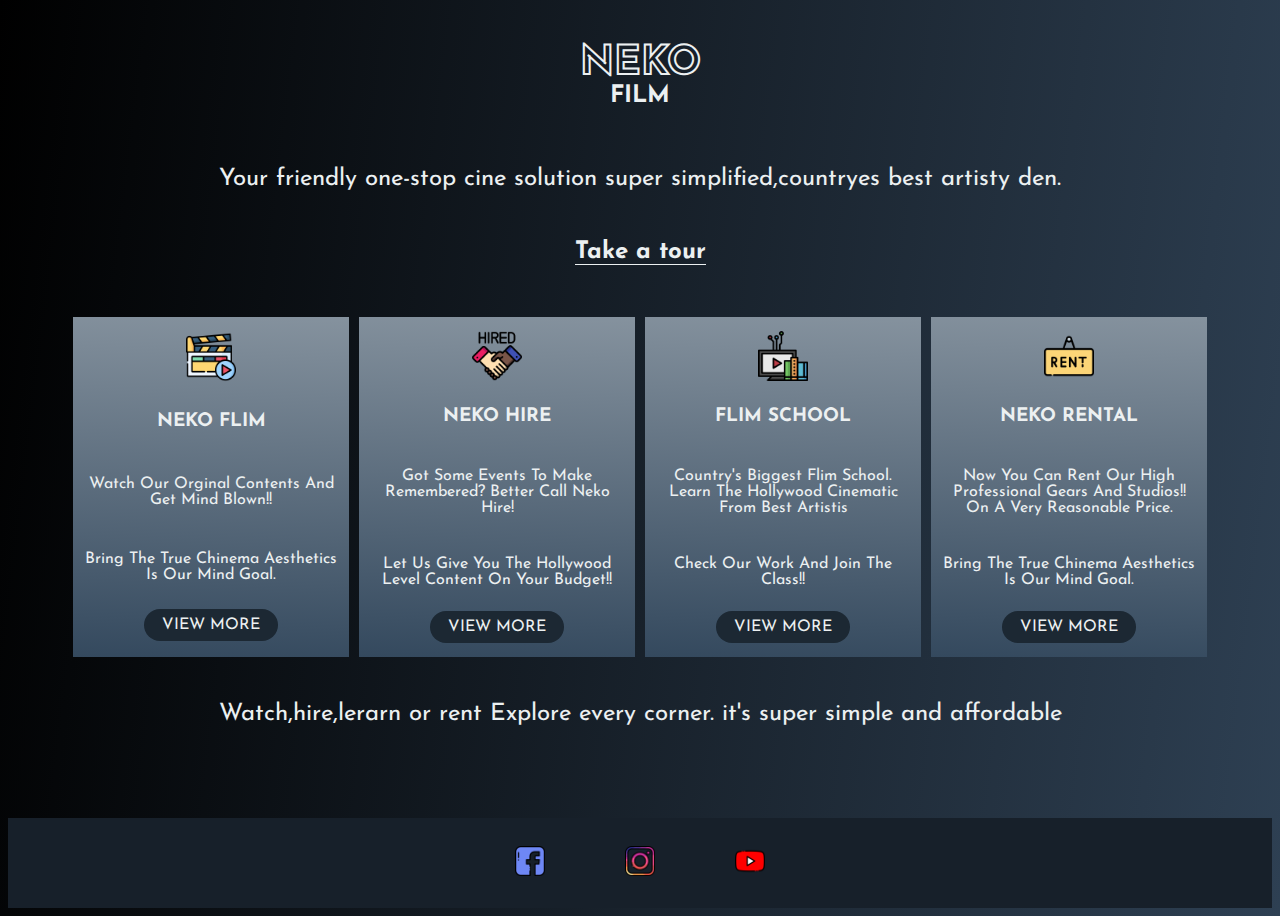
<file: index.html>
<!DOCTYPE html>
<html lang="en">
  <head>
    <!-- Required meta tags -->
    <meta charset="utf-8" />
    <meta name="viewport" content="width=device-width, initial-scale=1" />

    <!-- Bootstrap CSS -->
    <link
      href="https://fonts.googleapis.com/css2?family=Josefin+Sans:wght@100;200;300;400;500;600;700&display=swap"
      rel="stylesheet"
    />
    <link
      href="https://cdn.jsdelivr.net/npm/bootstrap@5.1.3/dist/css/bootstrap.min.css"
      rel="stylesheet"
      integrity="sha384-1BmE4kWBq78iYhFldvKuhfTAU6auU8tT94WrHftjDbrCEXSU1oBoqyl2QvZ6jIW3"
      crossorigin="anonymous"
    />
    <link rel="stylesheet" href="sass/main.css" />
    <link
      rel="shortcut icon"
      href="imgs/icons/neko-icon.png"
      type="image/x-icon"
    />
    <title>Neko Flim</title>
  </head>
  <body class="container-fluid body1">
    <section class="s1 row">
      <header class="header col-md-12">
        <h1 class="header-main">Neko</h1>
        <h2 class="header-sub">Film</h2>
      </header>
      <section class="mid col-md-12">
        <p class="mid-text">
          Your friendly one-stop cine solution super simplified,countryes best
          artisty den.
        </p>
        <div class="box">
          <h2 class="box-header">Take a tour</h2>
          <ul class="box-list">
            <li class="box-list-item">
              <div class="card">
                <img
                  src="imgs/icons/clapperboard.png"
                  class="card-img-top"
                  alt="Sunset Over the Sea"
                />
                <h3 class="card-head">
                  Neko Flim
                </h3>
                <p class="card-text">
                  Watch our orginal contents and get mind blown!!
                </p>
                <p class="card-text">
                  Bring the True Chinema aesthetics is our mind goal.
                </p>
                <a href="sub_channels\neko_film.html" class="card-btn">VIEW MORE</a>
              </div>
              <div class="card">
                <img
                  src="imgs/icons/hired.png"
                  class="card-img-top"
                  alt="Sunset Over the Sea"
                />
                <h3 class="card-head">
                  neko hire
                </h3>
                <p class="card-text">
                  got some events to make remembered? better call neko hire!
                </p>
                <p class="card-text">
                  let us give you the hollywood level content on your budget!! 
                </p>
                <a href="sub_channels\hire.html" class="card-btn">VIEW MORE</a>
              </div>
            </li>
            <li class="box-list-item">
              <div class="card">
                <img
                  src="imgs/icons/desktop.png"
                  class="card-img-top"
                  alt="Sunset Over the Sea"
                />
                <h3 class="card-head">
                  Flim school
                </h3>
                <p class="card-text">
                  Country's biggest flim school. learn the hollywood cinematic from best artistis
                </p>
                <p class="card-text">
                 check our work and join the class!!
                </p>
                <a href="sub_channels\school.html" class="card-btn">VIEW MORE</a>
              </div>
              <div class="card">
                <img
                  src="imgs/icons/real-estate.png"
                  class="card-img-top"
                  alt="Sunset Over the Sea"
                />
                <h3 class="card-head">
                  Neko rental
                </h3>
                <p class="card-text">
                  now you can rent our high professional gears and studios!! on a very reasonable price.
                </p>
                <p class="card-text">
                  Bring the True Chinema aesthetics is our mind goal.
                </p>
                <a href="" class="card-btn">VIEW MORE</a>
              </div>
            </li>
          </ul>
        </div>
        <p class="mid-text">
          Watch,hire,lerarn or rent Explore every corner. it's super simple and
          affordable
        </p>
      </section>
      <footer class="footer">
        <ul class="footer-list">
          <li class="footer-list-item">
            <a href="">
              <img src="imgs/icons/facebook.png" alt="" class="footer-img">
            </a>
          </li>
          <li class="footer-list-item">
            <a href="">
              <img src="imgs/icons/instagram.png" alt="" class="footer-img">
            </a>
          </li>
          <li class="footer-list-item">
            <a href="">
              <img src="imgs/icons/youtube.png" alt="" class="footer-img">
            </a>
          </li>
        </ul>
      </footer>
    </section>
    <!-- Optional JavaScript; choose one of the two! -->
    <!-- Option 1: Bootstrap Bundle with Popper -->
    <script
      src="https://cdn.jsdelivr.net/npm/bootstrap@5.1.3/dist/js/bootstrap.bundle.min.js"
      integrity="sha384-ka7Sk0Gln4gmtz2MlQnikT1wXgYsOg+OMhuP+IlRH9sENBO0LRn5q+8nbTov4+1p"
      crossorigin="anonymous"
    ></script>
  </body>
</html>
</file>
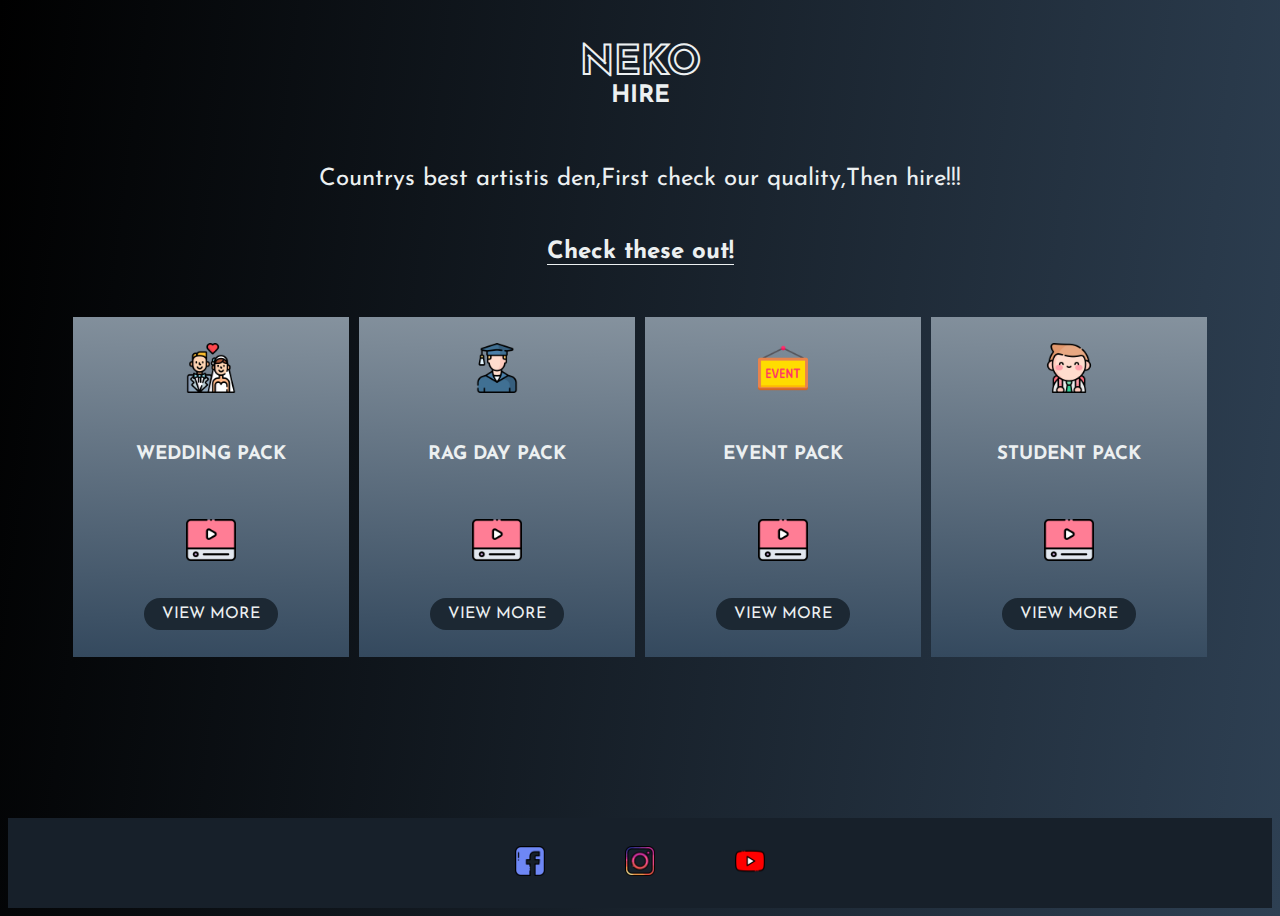
<file: sub_channels/hire.html>
<!DOCTYPE html>
<html lang="en">
  <head>
    <!-- Required meta tags -->
    <meta charset="utf-8" />
    <meta name="viewport" content="width=device-width, initial-scale=1" />

    <!-- Bootstrap CSS -->
    <link
      href="https://fonts.googleapis.com/css2?family=Josefin+Sans:wght@100;200;300;400;500;600;700&display=swap"
      rel="stylesheet"
    />
    <link
      href="https://cdn.jsdelivr.net/npm/bootstrap@5.1.3/dist/css/bootstrap.min.css"
      rel="stylesheet"
      integrity="sha384-1BmE4kWBq78iYhFldvKuhfTAU6auU8tT94WrHftjDbrCEXSU1oBoqyl2QvZ6jIW3"
      crossorigin="anonymous"
    />
    <link rel="stylesheet" href="../sass/main.css" />
    <link
      rel="shortcut icon"
      href="../imgs/icons/neko-icon.png"
      type="image/x-icon"
    />
    <title>Neko Hire</title>
  </head>
  <body class="container-fluid body1">
    <section class="s1 row">
      <header class="header col-md-12">
        <h1 class="header-main">Neko</h1>
        <h2 class="header-sub">hire</h2>
      </header>
      <section class="mid col-md-12">
        <p class="mid-text">
          Countrys best artistis den,First check our quality,Then hire!!!
        </p>
        <div class="box">
          <h2 class="box-header">Check these out!</h2>
          <ul class="box-list">
            <li class="box-list-item">
              <div class="card">
                <img
                  src="../imgs/icons/wedding.png"
                  class="card-img-top"
                  alt="Sunset Over the Sea"
                />
                <h3 class="card-head">Wedding pack</h3>
                <img
                  src="../imgs/icons/video (1).png"
                  class="card-img-top"
                  alt="Sunset Over the Sea"
                />
                <a href="" class="card-btn">VIEW MORE</a>
              </div>
              <div class="card">
                <img
                  src="../imgs/icons/graduated.png"
                  class="card-img-top"
                  alt="Sunset Over the Sea"
                />
                <h3 class="card-head">rag day pack</h3>
                <img
                  src="../imgs/icons/video (1).png"
                  class="card-img-top"
                  alt="Sunset Over the Sea"
                />
                <a href="" class="card-btn">VIEW MORE</a>
              </div>
            </li>
            <li class="box-list-item">
              <div class="card">
                <img
                  src="../imgs/icons/event.png"
                  class="card-img-top"
                  alt="Sunset Over the Sea"
                />
                <h3 class="card-head">event pack</h3>
                <img
                  src="../imgs/icons/video (1).png"
                  class="card-img-top"
                  alt="Sunset Over the Sea"
                />
                <a href="" class="card-btn"
                  >VIEW MORE</a
                >
              </div>
              <div class="card">
                <img
                  src="../imgs/icons/student.png"
                  class="card-img-top"
                  alt="Sunset Over the Sea"
                />
                <h3 class="card-head">student pack</h3>
                <img
                  src="../imgs/icons/video (1).png"
                  class="card-img-top"
                  alt="Sunset Over the Sea"
                />
                <a href="" class="card-btn"
                  >VIEW MORE</a
                >
              </div>
            </li>
          </ul>
        </div>
        <p class="mid-text"></p>
      </section>
      <footer class="footer">
        <ul class="footer-list">
          <li class="footer-list-item">
            <a href="">
              <img src="../imgs/icons/facebook.png" alt="" class="footer-img" />
            </a>
          </li>
          <li class="footer-list-item">
            <a href="">
              <img
                src="../imgs/icons/instagram.png"
                alt=""
                class="footer-img"
              />
            </a>
          </li>
          <li class="footer-list-item">
            <a href="">
              <img src="../imgs/icons/youtube.png" alt="" class="footer-img" />
            </a>
          </li>
        </ul>
      </footer>
    </section>
    <!-- Optional JavaScript; choose one of the two! -->
    <!-- Option 1: Bootstrap Bundle with Popper -->
    <script
      src="https://cdn.jsdelivr.net/npm/bootstrap@5.1.3/dist/js/bootstrap.bundle.min.js"
      integrity="sha384-ka7Sk0Gln4gmtz2MlQnikT1wXgYsOg+OMhuP+IlRH9sENBO0LRn5q+8nbTov4+1p"
      crossorigin="anonymous"
    ></script>
  </body>
</html>
</file>
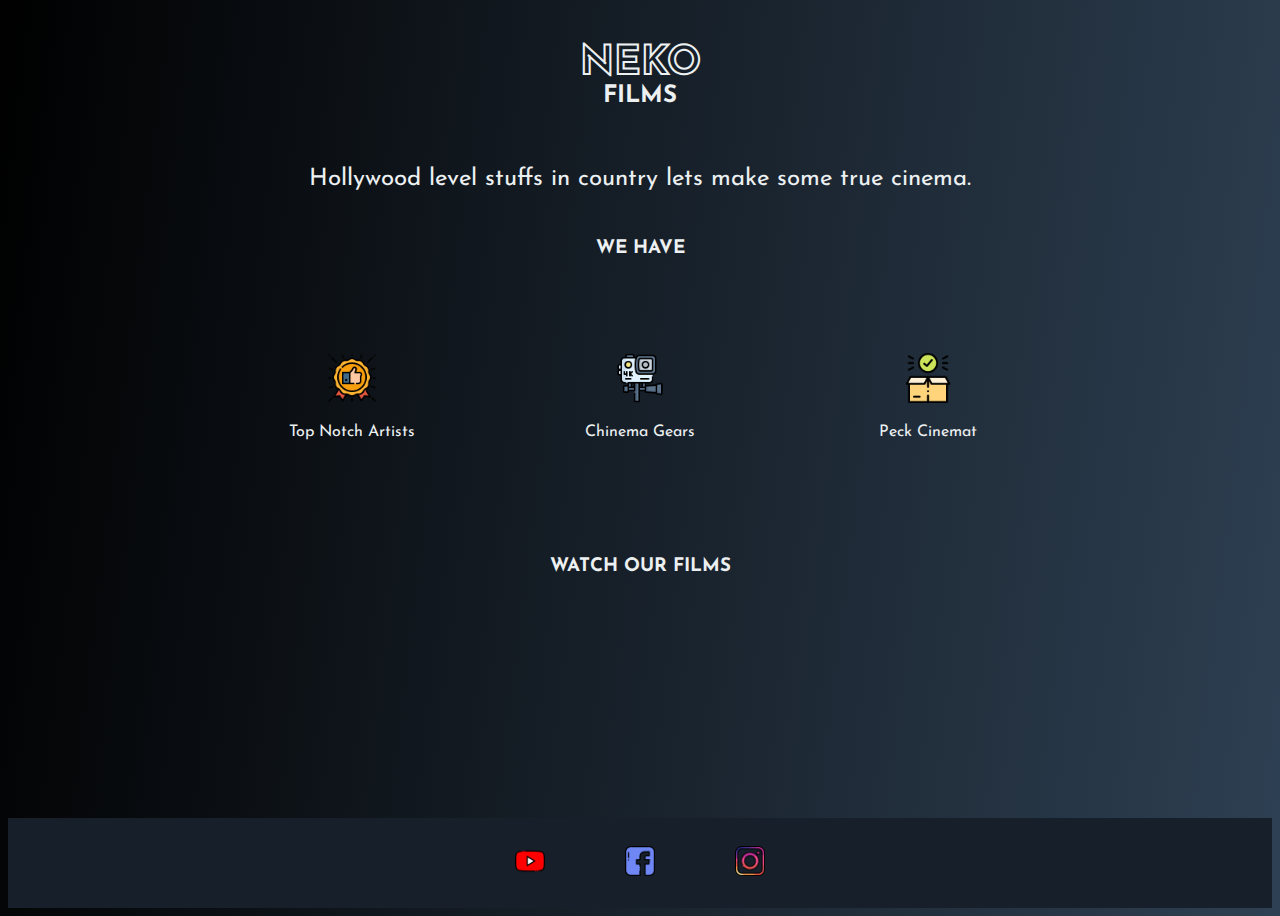
<file: sub_channels/neko_film.html>
<!DOCTYPE html>
<html lang="en">
  <head>
    <!-- Required meta tags -->
    <meta charset="utf-8" />
    <meta name="viewport" content="width=device-width, initial-scale=1" />

    <!-- Bootstrap CSS -->
    <link
      href="https://fonts.googleapis.com/css2?family=Josefin+Sans:wght@100;200;300;400;500;600;700&display=swap"
      rel="stylesheet"
    />
    <link
      href="https://cdn.jsdelivr.net/npm/bootstrap@5.1.3/dist/css/bootstrap.min.css"
      rel="stylesheet"
      integrity="sha384-1BmE4kWBq78iYhFldvKuhfTAU6auU8tT94WrHftjDbrCEXSU1oBoqyl2QvZ6jIW3"
      crossorigin="anonymous"
    />
    <link rel="stylesheet" href="../sass/main.css" />
    <link
      rel="shortcut icon"
      href="../imgs/icons/neko-icon.png"
      type="image/x-icon"
    />
    <title>Neko Flims</title>
  </head>
  <body class="container-fluid body1">
    <section class="s1 row">
      <header class="header col-md-12">
        <h1 class="header-main">Neko</h1>
        <h2 class="header-sub">Films</h2>
      </header>
      <section class="mid col-md-12">
        <p class="mid-text">
          Hollywood level stuffs in country lets make some true cinema.
        </p>
        <div class="mid-service">
          <h3 class="mid-service-header">WE have</h3>
          <ul class="mid-service-list">
            <li class="mid-service-list-item">
              <img
                src="../imgs/icons/best-seller.png"
                alt=""
                class="card-img-top"
              />
              <p class="card-text">Top notch artists</p>
            </li>
            <li class="mid-service-list-item">
              <img
                src="../imgs/icons/action-camera.png"
                alt=""
                class="card-img-top"
              />
              <p class="card-text">chinema gears</p>
            </li>
            <li class="mid-service-list-item">
              <img
                src="../imgs/icons/delivery-box.png"
                alt=""
                class="card-img-top"
              />
              <p class="card-text">peck cinemat</p>
            </li>
          </ul>
        </div>
        <div class="mid-flim">
          <h3 class="mid-service-header">watch our films</h3>
          <ul class="mid-flim-list">
            <li class="mid-flim-list-item">
              <iframe
                class="flim-video"
                src="https://www.youtube.com/embed/hS15ZuRJc50"
                title="YouTube video player"
                frameborder="0"
                allow="accelerometer; autoplay; clipboard-write; encrypted-media; gyroscope; picture-in-picture"
                allowfullscreen
              ></iframe>
            </li>
            <li class="mid-flim-list-item">
              <iframe
                class="flim-video"
                src="https://www.youtube.com/embed/uKZXJP9aINg"
                title="YouTube video player"
                frameborder="0"
                allow="accelerometer; autoplay; clipboard-write; encrypted-media; gyroscope; picture-in-picture"
                allowfullscreen
              ></iframe>
            </li>
          </ul>
        </div>
      </section>
      <footer class="footer">
        <ul class="footer-list">
          <li class="footer-list-item">
            <a href="">
              <img src="../imgs/icons/youtube.png" alt="" class="footer-img">
            </a>
          </li>
          <li class="footer-list-item">
            <a href="">
              <img src="../imgs/icons/facebook.png" alt="" class="footer-img">
            </a>
          </li>
          <li class="footer-list-item">
            <a href="">
              <img src="../imgs/icons/instagram.png" alt="" class="footer-img">
            </a>
          </li>
        </ul>
      </footer>
    </section>
    <!-- Optional JavaScript; choose one of the two! -->
    <!-- Option 1: Bootstrap Bundle with Popper -->
    <script
      src="https://cdn.jsdelivr.net/npm/bootstrap@5.1.3/dist/js/bootstrap.bundle.min.js"
      integrity="sha384-ka7Sk0Gln4gmtz2MlQnikT1wXgYsOg+OMhuP+IlRH9sENBO0LRn5q+8nbTov4+1p"
      crossorigin="anonymous"
    ></script>
  </body>
</html>
</file>
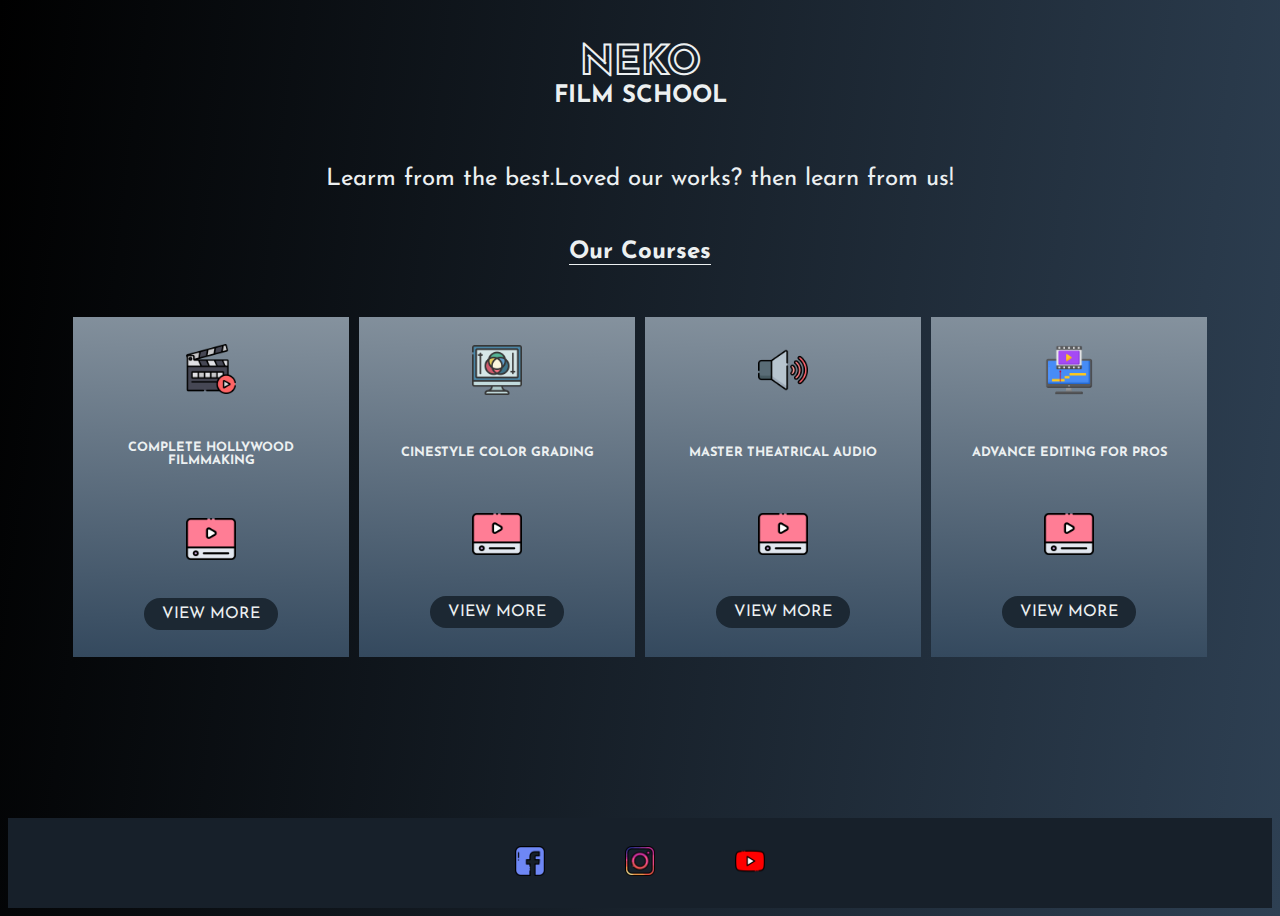
<file: sub_channels/school.html>
<!DOCTYPE html>
<html lang="en">
  <head>
    <!-- Required meta tags -->
    <meta charset="utf-8" />
    <meta name="viewport" content="width=device-width, initial-scale=1" />

    <!-- Bootstrap CSS -->
    <link
      href="https://fonts.googleapis.com/css2?family=Josefin+Sans:wght@100;200;300;400;500;600;700&display=swap"
      rel="stylesheet"
    />
    <link
      href="https://cdn.jsdelivr.net/npm/bootstrap@5.1.3/dist/css/bootstrap.min.css"
      rel="stylesheet"
      integrity="sha384-1BmE4kWBq78iYhFldvKuhfTAU6auU8tT94WrHftjDbrCEXSU1oBoqyl2QvZ6jIW3"
      crossorigin="anonymous"
    />
    <link rel="stylesheet" href="../sass/main.css" />
    <link
      rel="shortcut icon"
      href="../imgs/icons/neko-icon.png"
      type="image/x-icon"
    />
    <title>Neko Flim School</title>
  </head>
  <body class="container-fluid body1">
    <section class="s1 row">
      <header class="header col-md-12">
        <h1 class="header-main">Neko</h1>
        <h2 class="header-sub">film school</h2>
      </header>
      <section class="mid col-md-12">
        <p class="mid-text">
          Learm from the best.Loved our works? then learn from us! 
        </p>
        <div class="box">
          <h2 class="box-header">Our Courses</h2>
          <ul class="box-list">
            <li class="box-list-item">
              <div class="card">
                <img
                  src="../imgs/icons/clapboard.png"
                  class="card-img-top"
                  alt="Sunset Over the Sea"
                />
                <h3 class="card-head head">Complete hollywood filmmaking</h3>
                <img
                  src="../imgs/icons/video (1).png"
                  class="card-img-top"
                  alt="Sunset Over the Sea"
                />
                <a href="" class="card-btn">VIEW MORE</a>
              </div>
              <div class="card">
                <img
                  src="../imgs/icons/color-guide.png"
                  class="card-img-top"
                  alt="Sunset Over the Sea"
                />
                <h3 class="card-head head">cinestyle color grading</h3>
                <img
                  src="../imgs/icons/video (1).png"
                  class="card-img-top"
                  alt="Sunset Over the Sea"
                />
                <a href="" class="card-btn">VIEW MORE</a>
              </div>
            </li>
            <li class="box-list-item">
              <div class="card">
                <img
                  src="../imgs/icons/sound.png"
                  class="card-img-top"
                  alt="Sunset Over the Sea"
                />
                <h3 class="card-head head">Master Theatrical Audio</h3>
                <img
                  src="../imgs/icons/video (1).png"
                  class="card-img-top"
                  alt="Sunset Over the Sea"
                />
                <a href="" class="card-btn"
                  >VIEW MORE</a
                >
              </div>
              <div class="card">
                <img
                  src="../imgs/icons/montage.png"
                  class="card-img-top"
                  alt="Sunset Over the Sea"
                />
                <h3 class="card-head head">Advance Editing for pros</h3>
                <img
                  src="../imgs/icons/video (1).png"
                  class="card-img-top"
                  alt="Sunset Over the Sea"
                />
                <a href="" class="card-btn"
                  >VIEW MORE</a
                >
              </div>
            </li>
          </ul>
        </div>
        <p class="mid-text"></p>
      </section>
      <footer class="footer">
        <ul class="footer-list">
          <li class="footer-list-item">
            <a href="">
              <img src="../imgs/icons/facebook.png" alt="" class="footer-img" />
            </a>
          </li>
          <li class="footer-list-item">
            <a href="">
              <img
                src="../imgs/icons/instagram.png"
                alt=""
                class="footer-img"
              />
            </a>
          </li>
          <li class="footer-list-item">
            <a href="">
              <img src="../imgs/icons/youtube.png" alt="" class="footer-img" />
            </a>
          </li>
        </ul>
      </footer>
    </section>
    <!-- Optional JavaScript; choose one of the two! -->
    <!-- Option 1: Bootstrap Bundle with Popper -->
    <script
      src="https://cdn.jsdelivr.net/npm/bootstrap@5.1.3/dist/js/bootstrap.bundle.min.js"
      integrity="sha384-ka7Sk0Gln4gmtz2MlQnikT1wXgYsOg+OMhuP+IlRH9sENBO0LRn5q+8nbTov4+1p"
      crossorigin="anonymous"
    ></script>
  </body>
</html>
</file>
<file: sass/main.css>
*::before,
::after {
  margin: 0;
  padding: 0;
}

body {
  font-family: "Josefin Sans", sans-serif;
}

.body1 {
  background-image: linear-gradient(97deg, black 0%, #2e4053 100%);
  background-size: cover;
}

ul {
  padding-left: 0;
}

.header {
  width: 100%;
  display: -webkit-box;
  display: -ms-flexbox;
  display: flex;
  -webkit-box-align: center;
      -ms-flex-align: center;
          align-items: center;
  -webkit-box-pack: center;
      -ms-flex-pack: center;
          justify-content: center;
  -webkit-box-orient: vertical;
  -webkit-box-direction: normal;
      -ms-flex-direction: column;
          flex-direction: column;
  height: 15vh;
  -webkit-animation: slide-up 2.5s ease-in;
          animation: slide-up 2.5s ease-in;
  -webkit-transition: all .5s;
  transition: all .5s;
}

.header-main {
  font-size: 2.5rem;
  color: transparent;
  -webkit-text-stroke: 2px #ECF0F1;
  font-weight: 800;
  margin: 0;
  padding: 0;
  text-transform: uppercase;
  display: block;
}

.header-main::before {
  color: #ECF0F1;
  position: absolute;
  content: "NEKO";
  width: 0%;
  overflow: hidden;
  -webkit-animation: slide-right 5s linear infinite;
          animation: slide-right 5s linear infinite;
  -webkit-animation-delay: 1.5s;
          animation-delay: 1.5s;
}

.header-sub {
  margin: 0;
  padding: 0;
  color: #ECF0F1;
  text-transform: uppercase;
}

@-webkit-keyframes slide-up {
  0% {
    opacity: 0;
  }
  100% {
    top: 0;
  }
}

@keyframes slide-up {
  0% {
    opacity: 0;
  }
  100% {
    top: 0;
  }
}

@-webkit-keyframes slide-right {
  0% {
    width: 0%;
  }
  70% {
    width: 10%;
  }
}

@keyframes slide-right {
  0% {
    width: 0%;
  }
  70% {
    width: 10%;
  }
}

@media (max-width: 1024px) {
  @-webkit-keyframes slide-right {
    0% {
      width: 0%;
    }
    70% {
      width: 12%;
    }
  }
  @keyframes slide-right {
    0% {
      width: 0%;
    }
    70% {
      width: 12%;
    }
  }
}

@media (max-width: 1024px) and (max-width: 820px) {
  @-webkit-keyframes slide-right {
    0% {
      width: 0%;
    }
    70% {
      width: 14%;
    }
  }
  @keyframes slide-right {
    0% {
      width: 0%;
    }
    70% {
      width: 14%;
    }
  }
}

@media (max-width: 1024px) and (max-width: 540px) {
  @-webkit-keyframes slide-right {
    0% {
      width: 0%;
    }
    70% {
      width: 28%;
    }
  }
  @keyframes slide-right {
    0% {
      width: 0%;
    }
    70% {
      width: 28%;
    }
  }
}

@media (max-width: 1024px) and (max-width: 540px) and (max-width: 375px) {
  @-webkit-keyframes slide-right {
    0% {
      width: 0%;
    }
    70% {
      width: 34%;
    }
  }
  @keyframes slide-right {
    0% {
      width: 0%;
    }
    70% {
      width: 34%;
    }
  }
}

.mid {
  min-height: 75vh;
  display: -webkit-box;
  display: -ms-flexbox;
  display: flex;
  -webkit-box-orient: vertical;
  -webkit-box-direction: normal;
      -ms-flex-direction: column;
          flex-direction: column;
  -webkit-box-pack: start;
      -ms-flex-pack: start;
          justify-content: start;
  -webkit-box-align: center;
      -ms-flex-align: center;
          align-items: center;
  gap: 5px;
  -webkit-animation: visible1 5s ease;
          animation: visible1 5s ease;
}

.mid-text {
  text-align: center;
  color: #ECF0F1;
  font-size: 1.5rem;
}

.box {
  display: -webkit-box;
  display: -ms-flexbox;
  display: flex;
  -webkit-box-orient: vertical;
  -webkit-box-direction: normal;
      -ms-flex-direction: column;
          flex-direction: column;
  -webkit-box-align: center;
      -ms-flex-align: center;
          align-items: center;
  gap: 1rem;
}

.box-header {
  color: #ECF0F1;
  border-bottom: 1px solid #ECF0F1;
}

.box-list {
  display: -webkit-box;
  display: -ms-flexbox;
  display: flex;
  gap: 10px;
}

.box-list-item {
  display: -webkit-box;
  display: -ms-flexbox;
  display: flex;
  gap: 10px;
}

@media (max-width: 1024px) {
  .box-list {
    -webkit-box-orient: vertical;
    -webkit-box-direction: normal;
        -ms-flex-direction: column;
            flex-direction: column;
  }
}

@media (max-width: 1024px) and (max-width: 820px) {
  .mid-text {
    font-size: 0.8rem;
  }
  .box-list {
    -webkit-box-orient: vertical;
    -webkit-box-direction: normal;
        -ms-flex-direction: column;
            flex-direction: column;
  }
  .box-list-item {
    -webkit-box-orient: vertical;
    -webkit-box-direction: normal;
        -ms-flex-direction: column;
            flex-direction: column;
  }
}

@-webkit-keyframes visible1 {
  0% {
    opacity: 0;
  }
  100% {
    opacity: 1;
  }
}

@keyframes visible1 {
  0% {
    opacity: 0;
  }
  100% {
    opacity: 1;
  }
}

.card {
  width: 16rem;
  min-height: 20rem;
  -webkit-transition: all 0.2s ease-in-out;
  transition: all 0.2s ease-in-out;
  padding: 10px;
  background-image: linear-gradient(3deg, #34495e 0%, #85929e 100%);
  border: none;
  display: -webkit-box;
  display: -ms-flexbox;
  display: flex;
  -webkit-box-orient: vertical;
  -webkit-box-direction: normal;
      -ms-flex-direction: column;
          flex-direction: column;
  -ms-flex-pack: distribute;
      justify-content: space-around;
  -webkit-box-align: center;
      -ms-flex-align: center;
          align-items: center;
}

.card-img-top {
  width: 50px;
}

.card-btn {
  padding: 8px 2px;
  color: #ECF0F1;
  width: 130px;
  background-color: #1C2833;
  text-align: center;
  text-decoration: none;
  border-radius: 50px;
  -webkit-box-shadow: inset 0 0 0 0 #ECF0F1;
          box-shadow: inset 0 0 0 0 #ECF0F1;
  -webkit-transition: all .5s;
  transition: all .5s;
}

.card-btn:hover {
  color: #1C2833;
  -webkit-box-shadow: inset 130px 0 0 0 #ECF0F1;
          box-shadow: inset 130px 0 0 0 #ECF0F1;
  -webkit-transform: translateY(-5px);
          transform: translateY(-5px);
}

.card-btn:active {
  -webkit-transform: translateY(0px);
          transform: translateY(0px);
}

.card-head {
  color: #ECF0F1;
  text-transform: uppercase;
}

.card-text {
  color: #ECF0F1;
  text-transform: capitalize;
  text-align: center;
}

.footer {
  height: 10vh;
  background-color: #17202A;
  display: -webkit-box;
  display: -ms-flexbox;
  display: flex;
  -webkit-box-align: center;
      -ms-flex-align: center;
          align-items: center;
  -webkit-box-pack: center;
      -ms-flex-pack: center;
          justify-content: center;
  -webkit-transition: all .3s;
  transition: all .3s;
}

.footer-img {
  width: 30px;
}

.footer-img:hover {
  -webkit-transform: perspective(200px) translateZ(15px);
          transform: perspective(200px) translateZ(15px);
}

.footer-list {
  list-style: none;
  display: -webkit-box;
  display: -ms-flexbox;
  display: flex;
  -webkit-box-align: center;
      -ms-flex-align: center;
          align-items: center;
  gap: 5rem;
}

.mid-service {
  display: -webkit-box;
  display: -ms-flexbox;
  display: flex;
  -webkit-box-orient: vertical;
  -webkit-box-direction: normal;
      -ms-flex-direction: column;
          flex-direction: column;
  -webkit-box-pack: center;
      -ms-flex-pack: center;
          justify-content: center;
  -webkit-box-align: center;
      -ms-flex-align: center;
          align-items: center;
}

.mid-service-header {
  color: #ECF0F1;
  text-transform: uppercase;
}

.mid-service-list {
  display: -webkit-box;
  display: -ms-flexbox;
  display: flex;
  -webkit-box-align: center;
      -ms-flex-align: center;
          align-items: center;
  -webkit-box-pack: center;
      -ms-flex-pack: center;
          justify-content: center;
  gap: 1rem;
  list-style: none;
}

.mid-service-list-item {
  display: -webkit-box;
  display: -ms-flexbox;
  display: flex;
  -webkit-box-orient: vertical;
  -webkit-box-direction: normal;
      -ms-flex-direction: column;
          flex-direction: column;
  -webkit-box-align: center;
      -ms-flex-align: center;
          align-items: center;
  -webkit-box-pack: center;
      -ms-flex-pack: center;
          justify-content: center;
  width: 17rem;
  min-height: 25vh;
  gap: 5px;
}

@media (max-width: 820px) {
  .mid-service-list {
    -webkit-box-orient: vertical;
    -webkit-box-direction: normal;
        -ms-flex-direction: column;
            flex-direction: column;
  }
}

.mid-flim {
  display: -webkit-box;
  display: -ms-flexbox;
  display: flex;
  -webkit-box-orient: vertical;
  -webkit-box-direction: normal;
      -ms-flex-direction: column;
          flex-direction: column;
  -webkit-box-pack: center;
      -ms-flex-pack: center;
          justify-content: center;
  -webkit-box-align: center;
      -ms-flex-align: center;
          align-items: center;
  gap: .5rem;
}

.mid-flim-list {
  gap: 1rem;
  display: -webkit-box;
  display: -ms-flexbox;
  display: flex;
  list-style: none;
}

.flim-video {
  border-radius: 5px;
}

@media (max-width: 540px) {
  .mid-flim-list {
    -webkit-box-orient: vertical;
    -webkit-box-direction: normal;
        -ms-flex-direction: column;
            flex-direction: column;
  }
}

.head {
  font-size: .8rem;
  text-align: center;
}
/*# sourceMappingURL=main.css.map */
</file>
